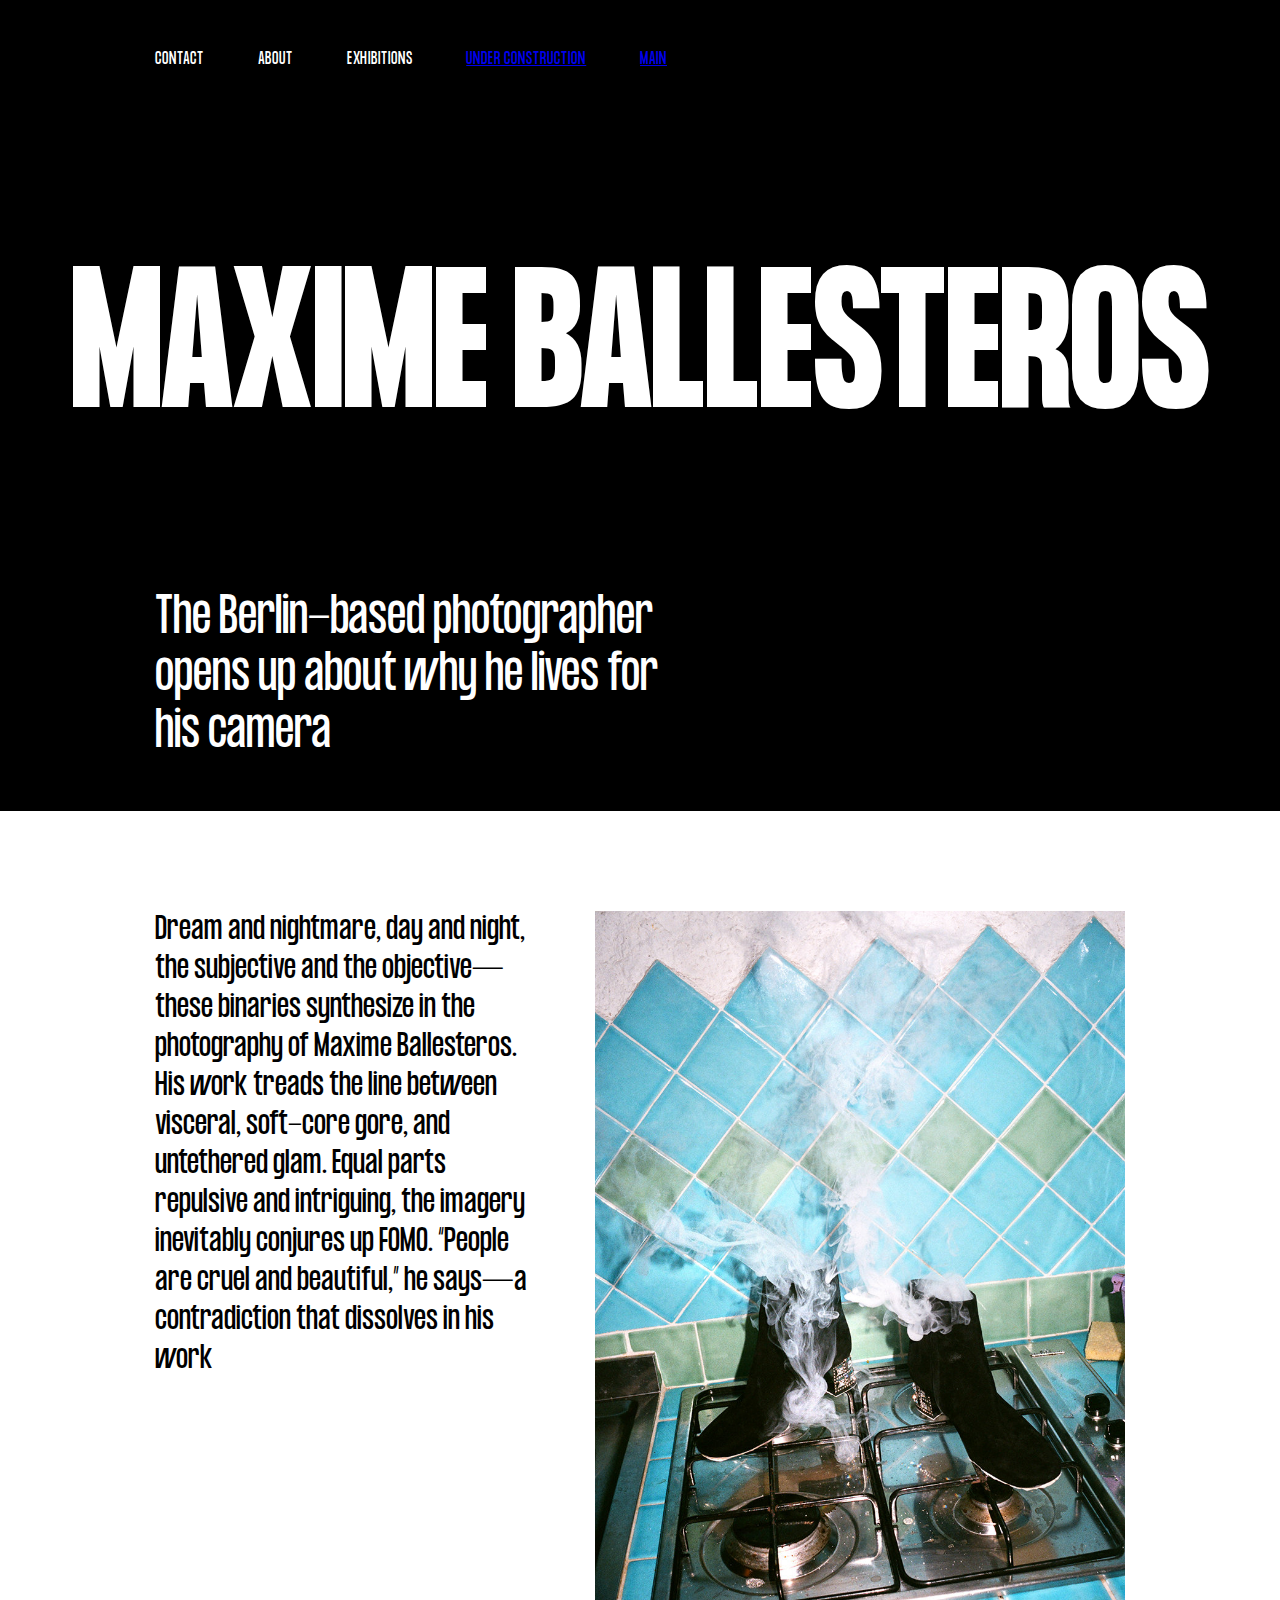
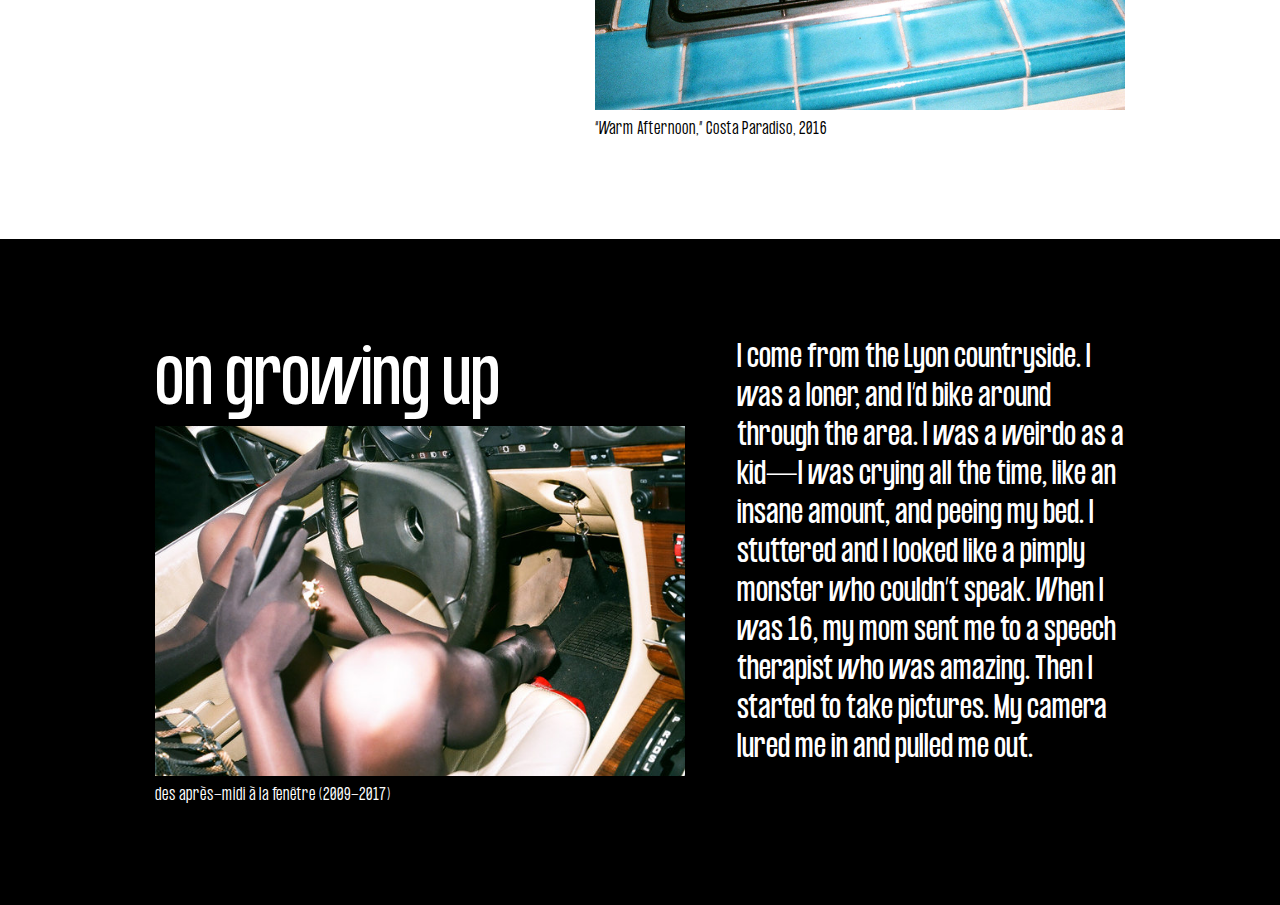
<file: index.html>
<!DOCTYPE html>
    <head>
        <meta charset="utf-8">
        <meta http-equiv="X-UA-Compatible" content="IE=edge">
        <title></title>
        <meta name="description" content="">
        <meta name="viewport" content="width=device-width, initial-scale=1">
        <link rel="stylesheet" href="style.css">
    </head>
    <body>
        <section class="main-screen">
            <header class="nav-header">
                <ul>
                    <li>contact</li>
                    <li>about</li>
                    <li>exhibitions</li>
                    <li><a href="under_construction/under_construction.html">under construction</a></li>
                    <li><a href="main/main.html">main</a></li>
                </ul>
            </header>
            <h1 class="main-title">maxime ballesteros</h1>
            <h2 class="main-subtitle">
                The Berlin-based photographer opens up about why he lives for his camera
            </h2>
        </section>
        <section class="content-screen">
            <p class="content-text">
                Dream and nightmare, day and night, the subjective and the objective—these binaries synthesize in the photography of Maxime Ballesteros. 
                His work treads the line between visceral, soft-core gore, and untethered glam. Equal parts repulsive and intriguing, the imagery inevitably conjures up FOMO. 
                “People are cruel and beautiful,” he says—a contradiction that dissolves in his work
            </p>
            <div class="content-image-block">
                <span class="image-title"></span> 
                <img class="content-image" src="assets/6697cba2d01b29a41138adb89f85dddd_hd.jpg" alt="">
                <span class="image-caption">“Warm Afternoon,” Costa Paradiso, 2016</span>
            </div>
        </section>
        <section class="content-screen">
            <p class="content-text">
                I come from the Lyon countryside. I was a loner, and I’d bike around through the area. I was a weirdo as a kid—I was crying all the time, like an insane amount, and peeing my bed. I stuttered and I looked like a pimply monster who couldn’t speak. When I was 16, my mom sent me to a speech therapist who was amazing. Then I started to take pictures. My camera lured me in and pulled me out.
            </p>
            <div class="content-image-block">
                <span class="image-title">on growing up</span>    
                <img class="content-image" src="assets/5f754132519f83c0ec0615632d059083_hd.jpg" alt="">
                <span class="image-caption">des après-midi à la fenêtre (2009-2017)</span>
            </div>
        </section>
        <script src="" async defer></script>
    </body>
</html>
</file>
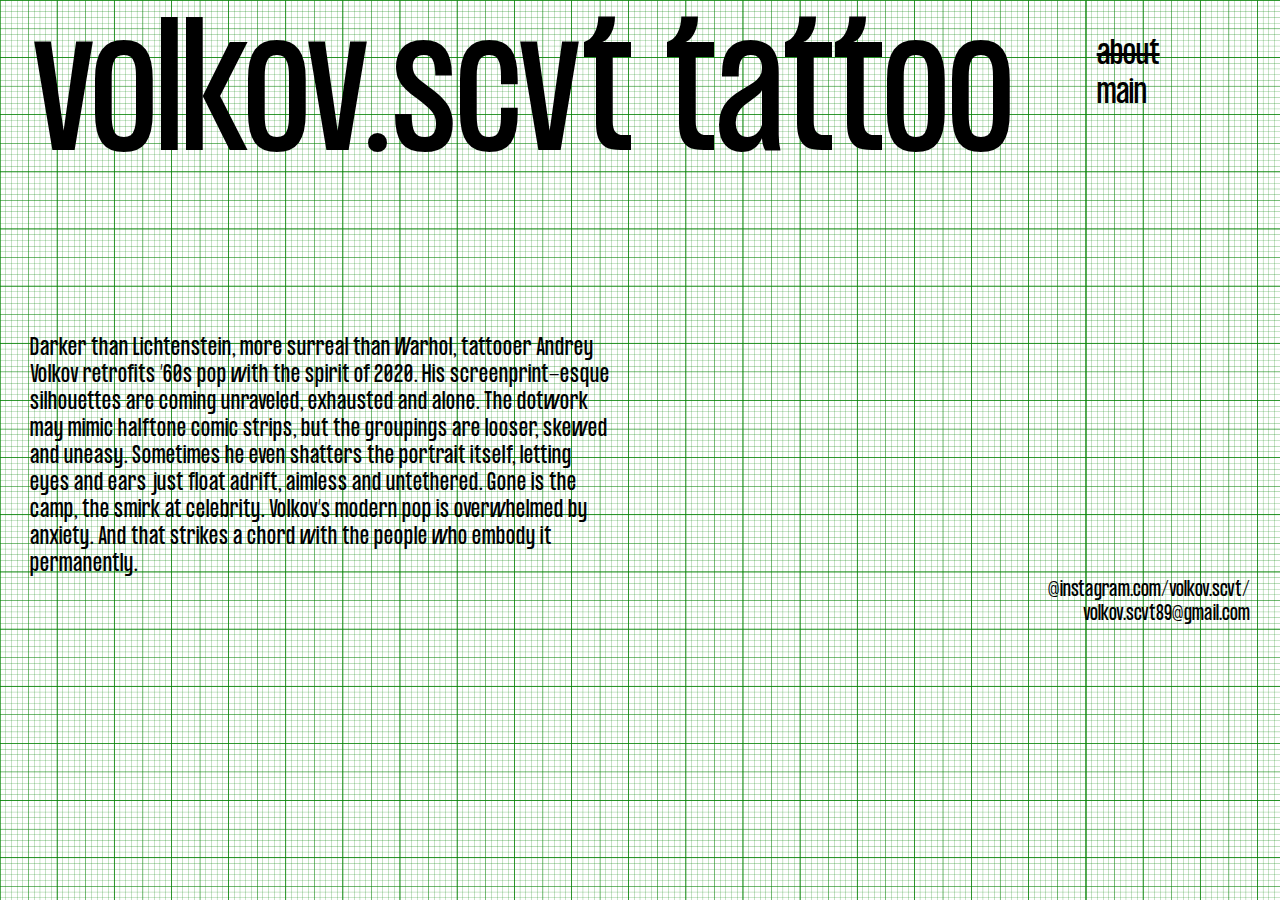
<file: main/about.html>
<!DOCTYPE html>
    <head>
        <meta charset="utf-8">
        <meta http-equiv="X-UA-Compatible" content="IE=edge">
        <title></title>
        <meta name="description" content="">
        <meta name="viewport" content="width=device-width, initial-scale=1">
        <link rel="stylesheet" href="main.css">
    </head>
    <body>
        <div class="row">
            <h1 class="main-title col col-5">volkov.scvt tattoo</h1>
            <ul class="nav col col-1">
                <li class="active"><a href="about.html" rel="noreferrer">about</a></li>
                <li><a href="main.html" rel="noreferrer">main</a></li>
            </ul>
        </div>
        <div class="main-wrapper row">
            <section class="about-section col col-3">
                <p>Darker than Lichtenstein, more surreal than Warhol, tattooer Andrey Volkov retrofits ’60s pop with the spirit of 2020. 
                    His screenprint-esque silhouettes are coming unraveled, exhausted and alone. The dotwork may mimic halftone comic strips, but the groupings are looser, skewed and uneasy. 
                    Sometimes he even shatters the portrait itself, letting eyes and ears just float adrift, aimless and untethered. Gone is the camp, the smirk at celebrity. 
                    Volkov’s modern pop is overwhelmed by anxiety. And that strikes a chord with the people who embody it permanently.</p>
            </section>
        </div>
        <section class="contact-section col col-1">
            <div class="contact-line">@instagram.com/volkov.scvt/</div>
            <div class="contact-line">volkov.scvt89@gmail.com</div>
        </section>
    </body>
</html>
</file>
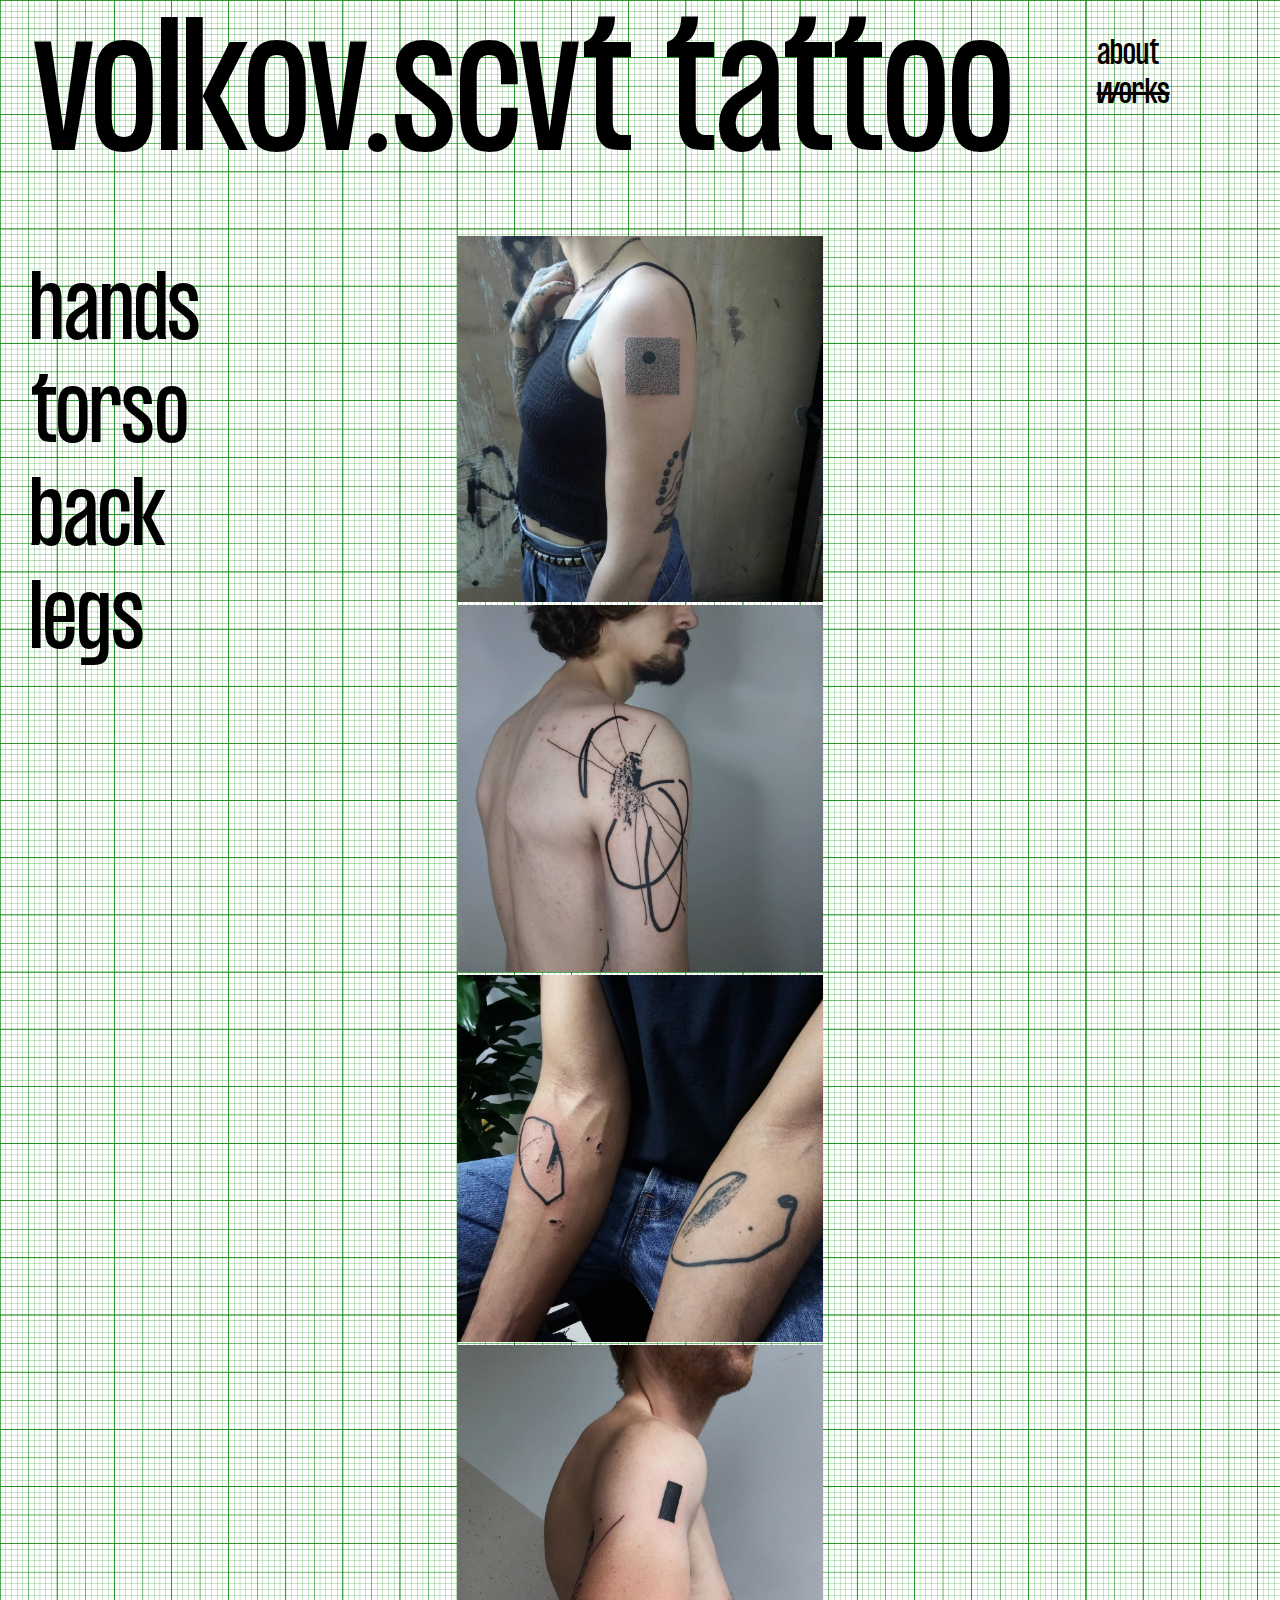
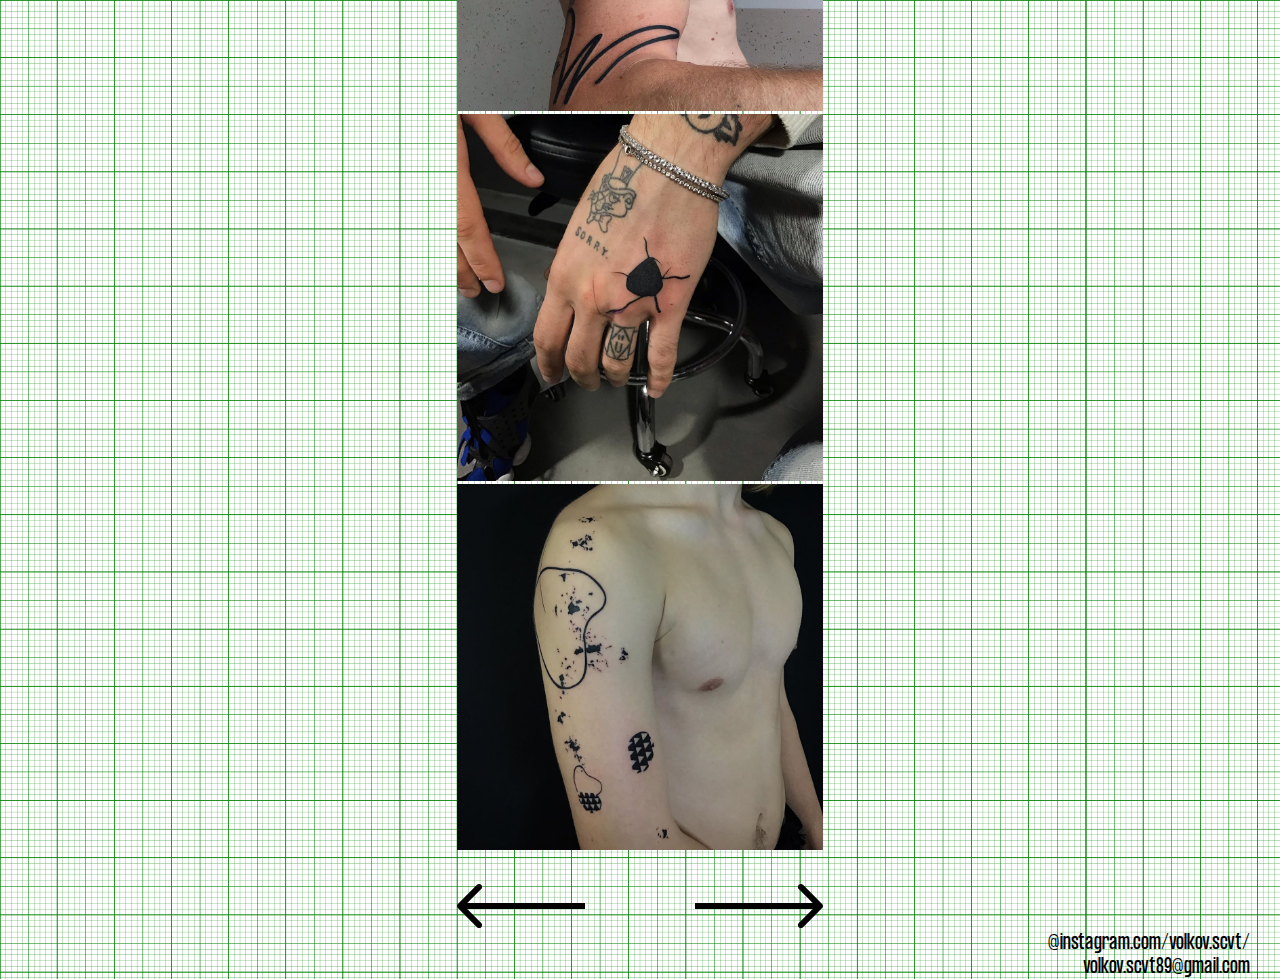
<file: main/main.html>
<!DOCTYPE html>
    <head>
        <meta charset="utf-8">
        <meta http-equiv="X-UA-Compatible" content="IE=edge">
        <title></title>
        <meta name="description" content="">
        <meta name="viewport" content="width=device-width, initial-scale=1">
        <link rel="stylesheet" href="main.css">
    </head>
    <body>
        <div class="row">
            <h1 class="main-title col col-5 tablet-col">volkov.scvt tattoo</h1>
            <ul class="nav col col-1">
                <li><a href="about.html" rel="noreferrer">about</a></li>
                <li class="active"><a href="main.html" rel="noreferrer">works</a></li>
            </ul>
        </div>
        <div class="main-wrapper row">
            <aside class="body-parts-list col col-2 tablet-col mob-col">
                <div class="body-part">hands</div>
                <div class="body-part">torso</div>
                <div class="body-part">back</div>
                <div class="body-part">legs</div>
            </aside>
            
            <section class="gallery-section col col-2 tablet-col mob-col hands">
                <div class="siema">
                    <div class="embla__slide"><img src="../assets/01.hands/volkov.scvt_20633746_119630392011219_7364304784335044608_n.jpg" 
                        alt="tattooed hand01"
                        width="100%"
                        height="">
                    </div>
                    <div class="embla__slide"><img src="../assets/01.hands/volkov.scvt_49739649_110886830020663_4501483155785839794_n.jpg" 
                        alt="tattooed hand02"
                        width="100%"
                        height="">
                    </div>
                    <div class="embla__slide"><img src="../assets/01.hands/volkov.scvt_56286861_408629143286659_8170735179599104379_n.jpg" 
                        alt="tattooed hand03"
                        width="100%"
                        height="">
                    </div>
                    <div class="embla__slide"><img src="../assets/01.hands/volkov.scvt_66804522_125994125332987_1397199661590679116_n.jpg" 
                        alt="tattooed hand04"
                        width="100%"
                        height="">
                    </div>
                    <div class="embla__slide"><img src="../assets/01.hands/volkov.scvt_69265876_2108756169430767_314689418755960923_n.jpg" 
                        alt="tattooed hand05"
                        width="100%"
                        height="">
                    </div>
                    <div class="embla__slide"><img src="../assets/01.hands/volkov.scvt_71215868_445181619465108_5775937332534716070_n.jpg" 
                        alt="tattooed hand06"
                        width="100%"
                        height="">
                    </div>
                </div>
                  
                <!-- <div class="siema">
                    <div class="embla__slide"><img src="../assets/01.hands/volkov.scvt_20633746_119630392011219_7364304784335044608_n.jpg" 
                        alt="tattooed torso01"
                        width="100%"
                        height="">
                    </div>
                    <div class="embla__slide"><img src="../assets/01.hands/volkov.scvt_49739649_110886830020663_4501483155785839794_n.jpg" 
                        alt="tattooed torso02"
                        width="100%"
                        height="">
                    </div>
                    <div class="embla__slide"><img src="../assets/01.hands/volkov.scvt_56286861_408629143286659_8170735179599104379_n.jpg" 
                        alt="tattooed torso03"
                        width="100%"
                        height="">
                    </div>
                    <div class="embla__slide"><img src="../assets/01.hands/volkov.scvt_66804522_125994125332987_1397199661590679116_n.jpg" 
                        alt="tattooed torso04"
                        width="100%"
                        height="">
                    </div>
                    <div class="embla__slide"><img src="../assets/01.hands/volkov.scvt_69265876_2108756169430767_314689418755960923_n.jpg" 
                        alt="tattooed torso05"
                        width="100%"
                        height="">
                    </div>
                    <div class="embla__slide"><img src="../assets/01.hands/volkov.scvt_71215868_445181619465108_5775937332534716070_n.jpg" 
                        alt="tattooed torso06"
                        width="100%"
                        height="">
                    </div>
                </div> -->

                <div class="gallery-nav">
                    <button class="gallery-nav-prev prev" type="button">
                        <svg width="128" height="46" viewBox="0 0 128 46" fill="none" xmlns="http://www.w3.org/2000/svg">
                            <path d="M0.878677 25.1213C-0.292892 23.9497 -0.292892 22.0503 0.878677 20.8787L19.9706 1.7868C21.1421 0.615223 23.0416 0.615223 24.2132 1.7868C25.3848 2.95837 25.3848 4.85786 24.2132 6.02944L7.24264 23L24.2132 39.9706C25.3848 41.1421 25.3848 43.0416 24.2132 44.2132C23.0416 45.3848 21.1421 45.3848 19.9706 44.2132L0.878677 25.1213ZM128 26H3V20H128V26Z" fill="black"/>
                        </svg>
                    </button>
                    <button class="gallery-nav-next next" type="button">
                        <svg width="128" height="46" viewBox="0 0 128 46" fill="none" xmlns="http://www.w3.org/2000/svg">
                            <path d="M127.121 25.1213C128.293 23.9497 128.293 22.0503 127.121 20.8787L108.029 1.7868C106.858 0.615223 104.958 0.615223 103.787 1.7868C102.615 2.95837 102.615 4.85786 103.787 6.02944L120.757 23L103.787 39.9706C102.615 41.1421 102.615 43.0416 103.787 44.2132C104.958 45.3848 106.858 45.3848 108.029 44.2132L127.121 25.1213ZM0 26H125V20H0V26Z" fill="black"/>
                        </svg>                                
                    </button>
                </div>
            </section>
        </div>
        <section class="contact-section col col-1">
            <div class="contact-line">@instagram.com/volkov.scvt/</div>
            <div class="contact-line">volkov.scvt89@gmail.com</div>
        </section>
        <!-- <script type="module" src="siema-1.5.1/dist/siema.min.js"></script> -->
        <script src="https://pawelgrzybek.github.io/siema/assets/siema.min.js"></script>
        <script src="main.js"></script>

    </body>
</html>
</file>
<file: style.css>
@font-face {
    font-family: "Formula Condensed";
    src: url("assets/fonts/FormulaCondensed-Regular.woff2");
    font-weight: normal;
    font-style: normal;
}

@font-face {
    font-family: "Formula Condensed";
    src: url("assets/fonts/FormulaCondensed-Black.woff2");
    font-weight: 900;
    font-style: normal;
}

@font-face {
    font-family: "Formula Condensed";
    src: url("assets/fonts/FormulaCondensed-Bold.woff2");
    font-weight: 700;
    font-style: normal;
}

@font-face {
    font-family: "Formula Condensed";
    src: url("assets/fonts/FormulaCondensed-Light.woff2");
    font-weight: 300;
    font-style: normal;
}

* {
    margin: 0;
    padding: 0;
    border: 0;
    outline: 0;
    font-size: 100%;
    vertical-align: baseline;
    background: transparent;
}

section {
    font-family: "Formula Condensed";
    /* height: 100vh; */
    background-color: #000;
    color: #fff;
}

section:nth-child(2n) {
    background-color: #fff;
    color: #000;
}

ul {
    display: flex;
    justify-content: space-between;
    width: 40%;
    padding: 50px 155px;
    text-transform: uppercase;
    list-style-type: none;
}

h1 {
    padding: 130px 45px;
    font-size: 11em;
    font-weight: 600;
    text-transform: uppercase;
    text-align: center;
}

h2 {
    width: 40%;
    padding: 0 155px 50px;
    font-size: 3em;
    font-weight: normal;
}

.title {
    padding: 100px 50px;
}

.content-screen {
    display: flex;
    justify-content: space-between;
    flex-direction: row;
    /* height: calc(100vh - 200px); */
    padding: 100px 155px;
}

.content-screen:nth-child(3n) {
    flex-direction: row-reverse;
}

.content-text {
    width: 40%;
    font-size: 30px;
    font-weight: normal;
    line-height: 1.3;
}

.content-image {
    display: flex;
    flex-direction: column;
    max-width: 530px;
}

.image-title {
    font-size: 4.5em;
    font-weight: normal;
}

.image-caption {
    display: inline-block;
    padding-top: 10px;
    font-weight: 300;
}
</file>
<file: main/main.css>
@font-face {
    font-family: "Formula Condensed";
    src: url("../assets/fonts/FormulaCondensed-Regular.woff2");
    font-weight: normal;
    font-style: normal;
}

@font-face {
    font-family: "Formula Condensed";
    src: url("../assets/fonts/FormulaCondensed-Light.woff2");
    font-weight: 300;
    font-style: normal;
}

* {
    margin: 0;
    padding: 0;
    border: 0;
    outline: 0;
    font-size: 100%;
    vertical-align: baseline;
    background: transparent;
    box-sizing: border-box;
}

html {
    font-size: calc(10 / 1440 * 100vw);
}

@media (max-width: 580px) {
    html {
        font-size: 4px;
    }
}

@media (min-width: 1600px) {
    html {
        font-size: calc(10 / 1440 * 1600px);
    }
    
}

body {
    max-width: 1440px;
    font-family: "Formula Condensed";
    background: url("../assets/bg_trans_grid_green.png");
}

a {
    color: black;
    text-decoration: none;
}

.row {
    display: flex;
    flex-wrap: wrap;
    width: 100%;
}

.col {
    padding: 0 30px;
}

.col-1 {
    width: calc(100% / 6);
}

.col-2 {
    width: calc(100% / 6 * 2);
}

.col-3 {
    width: calc(100% / 6 * 3);
}

.col-4 {
    width: calc(100% / 6 * 4);
}

.col-5 {
    width: calc(100% / 6 * 5);
}

.col-6 {
    width: calc(100% / 6 * 6);
}

@media (min-device-width: 581px) and (max-device-width: 1024px) {
    .tablet-col {
        width: calc(100% / 6 * 5);
    }
}

@media (min-device-width: 375px) and (max-device-width: 580px) {
    .mob-col {
        width: calc(100% / 6 * 6);
        padding: 0;
    }
}


.main-title {
    font-size: 18.8rem;
    font-weight: 400;
}

.nav {
    padding-top: 35px;
    font-size: 3.6rem;
    list-style: none;
}

li:hover {
    cursor: pointer;
}

li.active {
    text-decoration: line-through;
}

.main-wrapper {
    display: flex;
    flex-wrap: wrap;
}

.body-parts-list {
    padding-top: 7rem;
    font-size: 9.6rem;

}
@media (min-device-width: 375px) and (max-device-width: 1024px) {
    .body-parts-list {
        display: flex;
        justify-content: space-between;
    }
}



.body-part:hover {
    cursor: pointer;
    animation: shake 0.25s linear;
}

@keyframes shake {
    2%, 64% {
      transform: translate(2px,0) skew(15deg);
    }
    4%, 60% {
      transform: translate(-2px,0) skew(25deg);
    }
    62% {
      transform: translate(0,0) skew(5deg); 
    }
  }

.gallery-section {
    padding-top: 4rem;
}

.about-section {
    padding-top: 135px;
    font-size: 2.5rem;
}

img:hover {
    cursor: pointer;
    filter: invert(100%);
}

.gallery-nav {
    display: flex;
    justify-content: space-between;
    padding-top: 30px;
}

@media (min-device-width: 375px) and (max-device-width: 580px) {
    .gallery-nav {
        display: none;
    }
}

.contact-section {
    display: flex;
    flex-direction: column;
    align-items: flex-end;
    width: 100%;
    padding-right: 30px;
    /* position: absolute;
    right: 30px; */
    font-size: 2.2rem;
}

@media (max-width: 580px) {
    .contact-section {
        font-size: 4rem;
        padding-top: 50px;
    }
}
</file>
